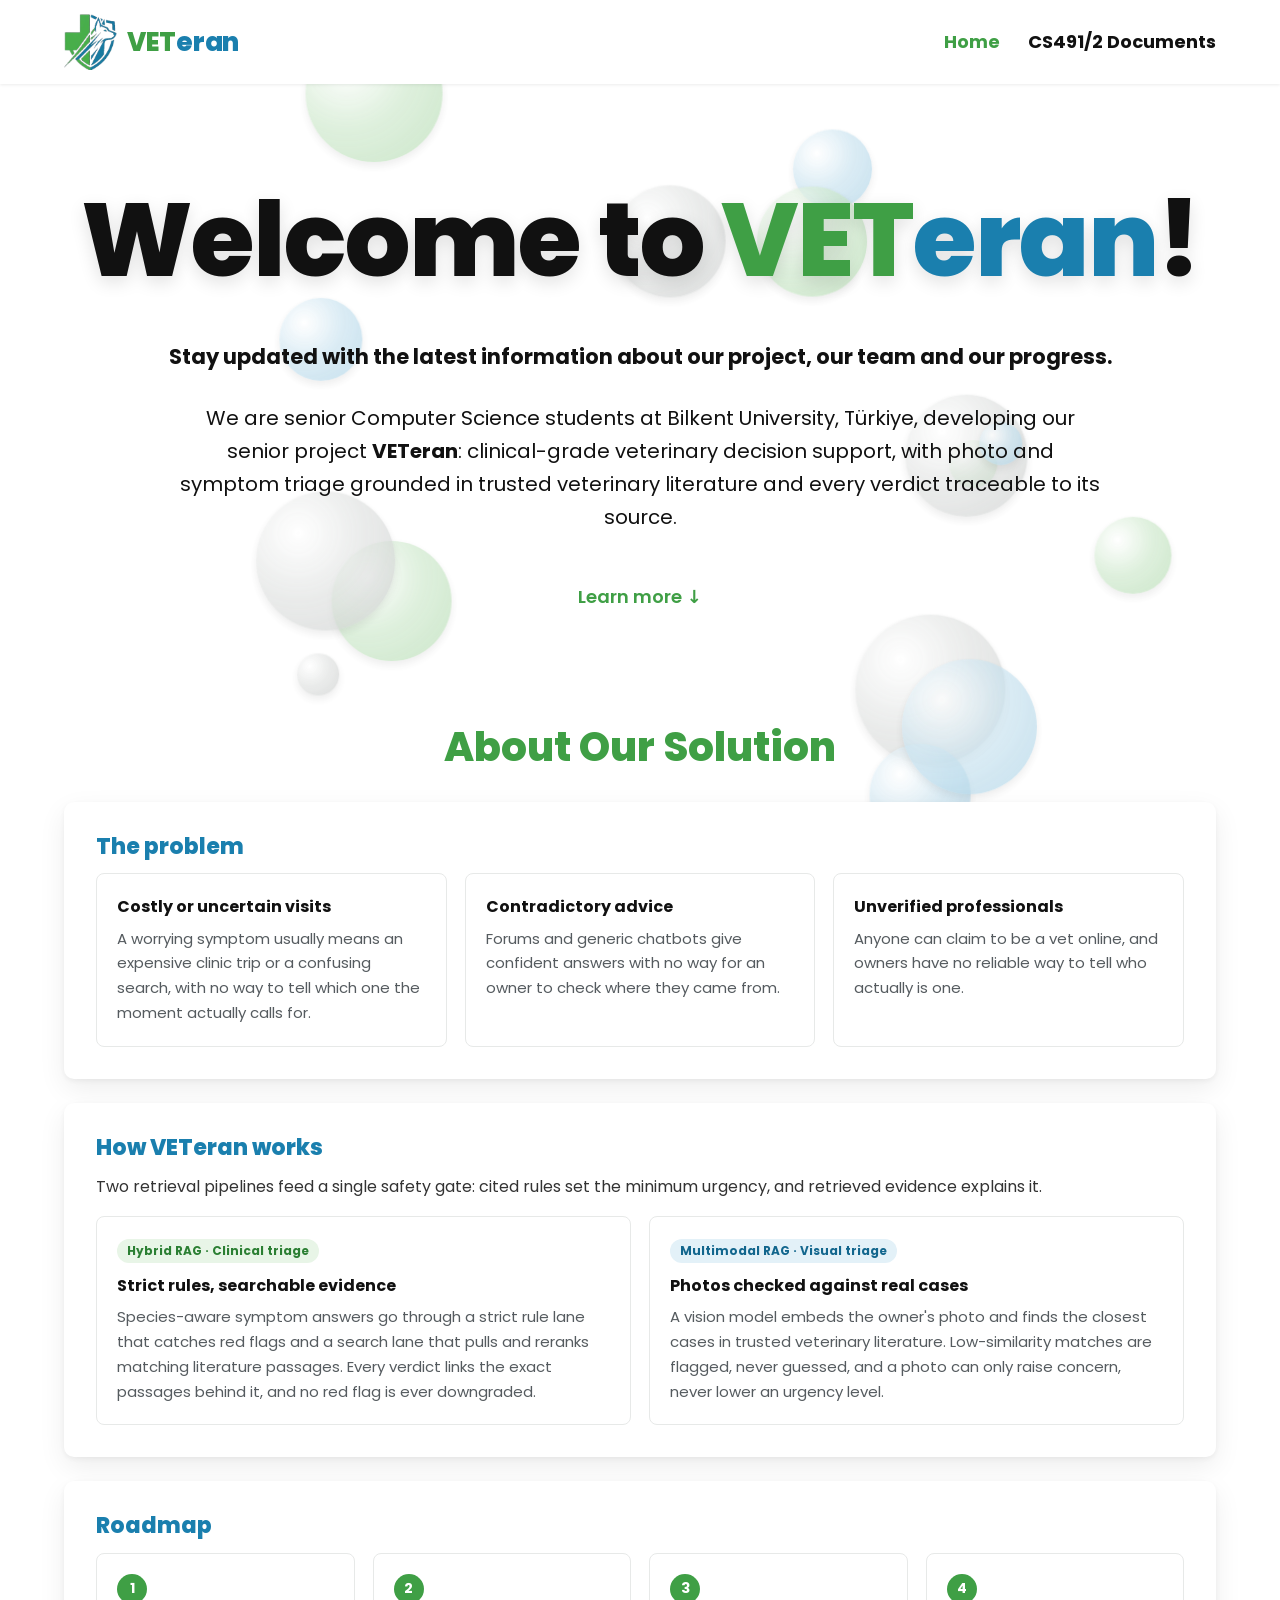
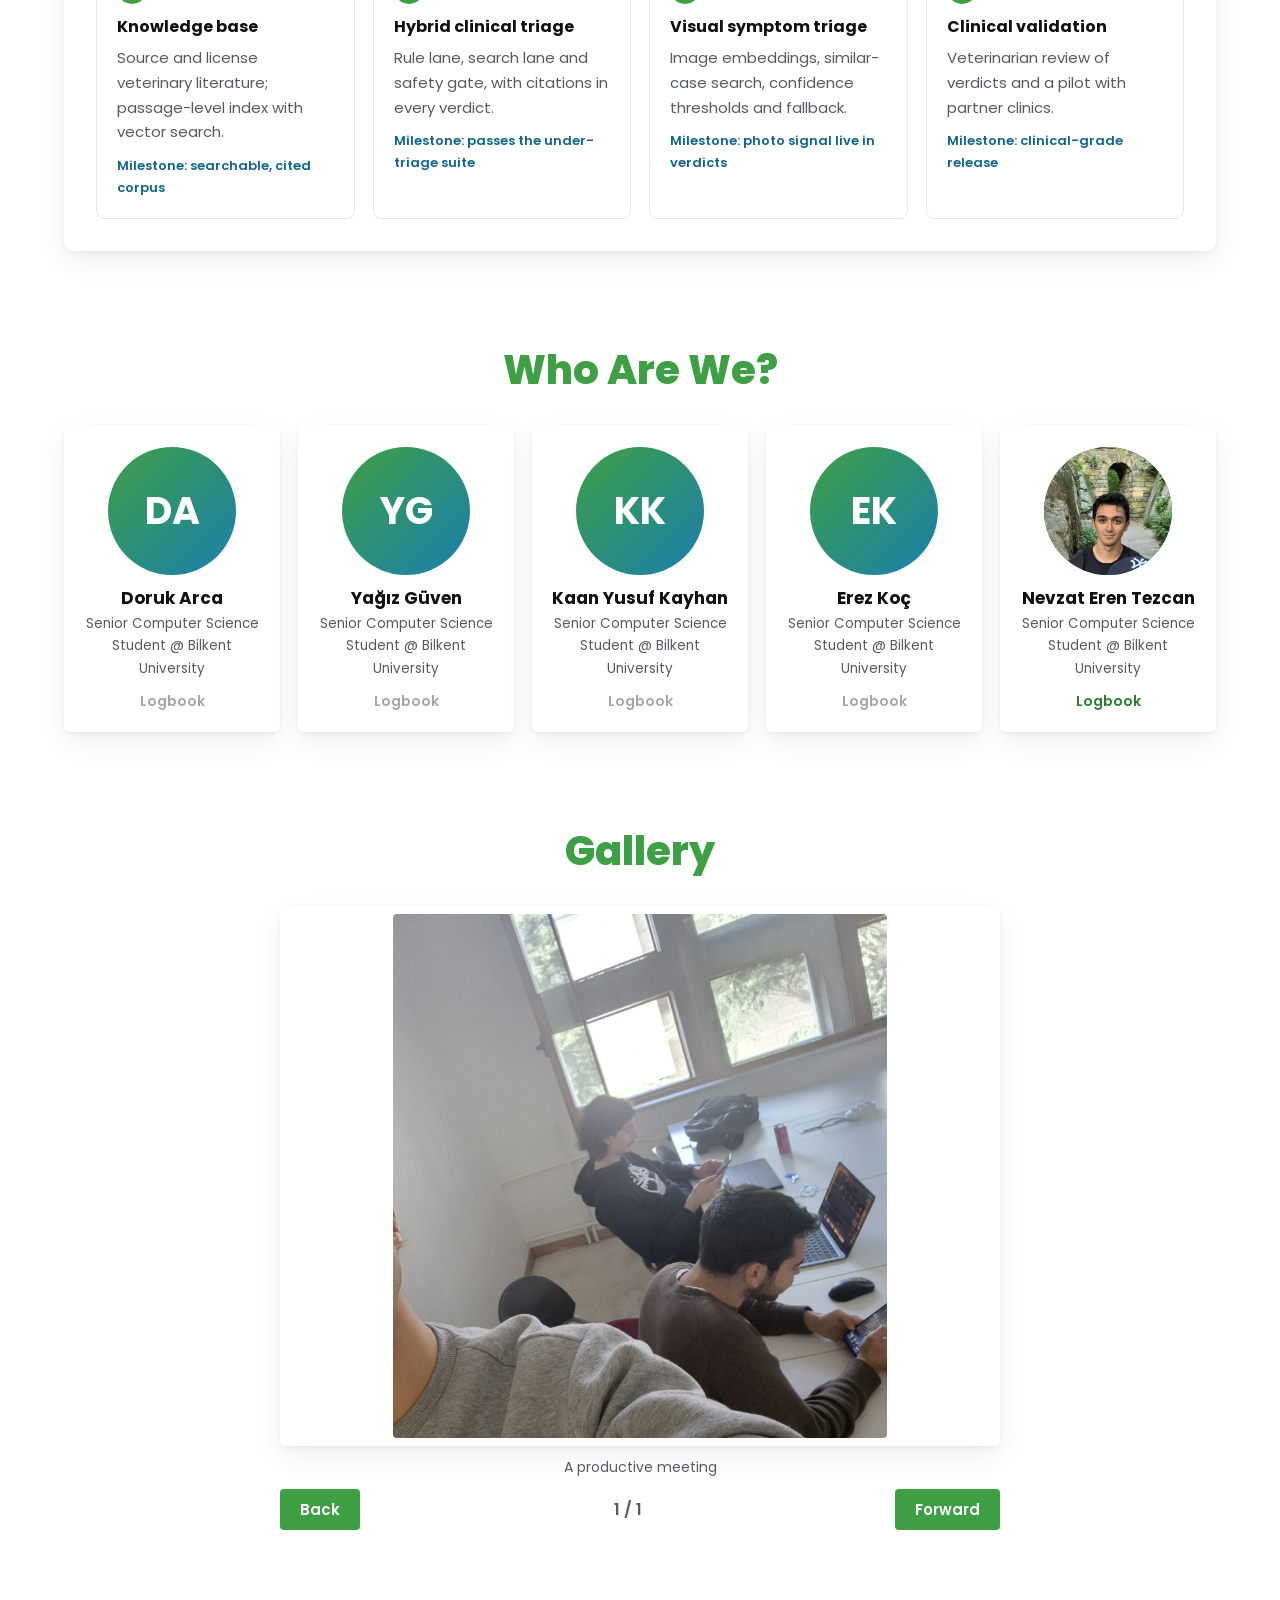
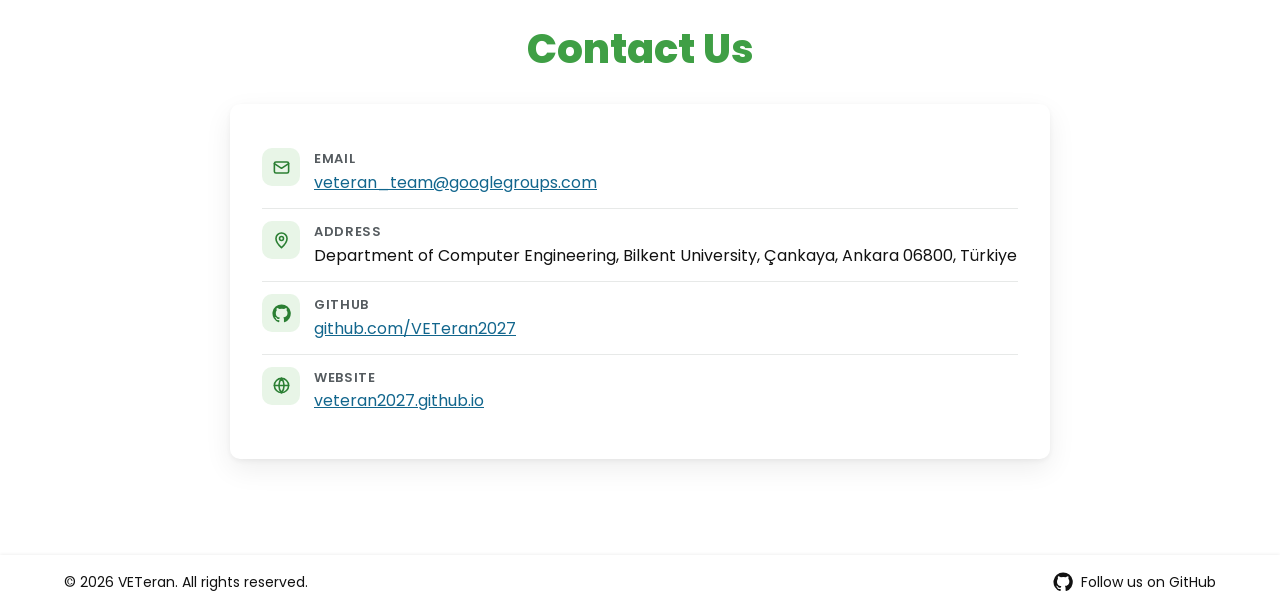
<file: index.html>
<!doctype html>
<html lang="en">
<head>
  <meta charset="utf-8">
  <meta name="viewport" content="width=device-width, initial-scale=1">
  <title>VETeran</title>
  <meta name="description" content="VETeran: clinical-grade veterinary decision support with photo and symptom triage grounded in trusted veterinary literature. Bilkent University CS 491/492 senior project.">
  <link rel="icon" href="assets/favicon.png">
  <link rel="preconnect" href="https://fonts.googleapis.com">
  <link rel="preconnect" href="https://fonts.gstatic.com" crossorigin>
  <link href="https://fonts.googleapis.com/css2?family=Poppins:wght@400;600;700;800&display=swap" rel="stylesheet">
  <link rel="stylesheet" href="style.css">
</head>
<body>

<div class="bubbles" aria-hidden="true"></div>

<nav class="nav">
  <div class="wrap">
    <a class="brand" href="index.html"><img src="assets/shield.png" alt=""><span><span class="vet">VET</span><span class="eran">eran</span></span></a>
    <ul class="tabs">
      <li><a href="index.html" aria-current="page">Home</a></li>
      <li><a href="documents.html">CS491/2 Documents</a></li>
    </ul>
  </div>
</nav>

<main>
  <!-- Welcome -->
  <section class="hero">
    <div class="wrap">
      <h1>Welcome to <span class="vet">VET</span><span class="eran">eran</span>!</h1>
      <p class="sub">Stay updated with the latest information about our project, our team and our progress.</p>
      <p class="intro">We are senior Computer Science students at Bilkent University, Türkiye, developing our senior project <strong>VETeran</strong>: clinical-grade veterinary decision support, with photo and symptom triage grounded in trusted veterinary literature and every verdict traceable to its source.</p>
      <a class="scroll-link" href="#about">Learn more <span>↓</span></a>
    </div>
  </section>

  <!-- About our solution -->
  <section class="section" id="about">
    <div class="wrap">
      <h2 class="section-title">About Our Solution</h2>

      <div class="panel">
        <h3>The problem</h3>
        <div class="grid grid-3">
          <div class="mini">
            <h4>Costly or uncertain visits</h4>
            <p>A worrying symptom usually means an expensive clinic trip or a confusing search, with no way to tell which one the moment actually calls for.</p>
          </div>
          <div class="mini">
            <h4>Contradictory advice</h4>
            <p>Forums and generic chatbots give confident answers with no way for an owner to check where they came from.</p>
          </div>
          <div class="mini">
            <h4>Unverified professionals</h4>
            <p>Anyone can claim to be a vet online, and owners have no reliable way to tell who actually is one.</p>
          </div>
        </div>
      </div>

      <div class="panel">
        <h3>How VETeran works</h3>
        <p>Two retrieval pipelines feed a single safety gate: cited rules set the minimum urgency, and retrieved evidence explains it.</p>
        <div class="grid grid-2" style="margin-top:16px">
          <div class="mini">
            <span class="k">Hybrid RAG · Clinical triage</span>
            <h4>Strict rules, searchable evidence</h4>
            <p>Species-aware symptom answers go through a strict rule lane that catches red flags and a search lane that pulls and reranks matching literature passages. Every verdict links the exact passages behind it, and no red flag is ever downgraded.</p>
          </div>
          <div class="mini">
            <span class="k blue">Multimodal RAG · Visual triage</span>
            <h4>Photos checked against real cases</h4>
            <p>A vision model embeds the owner's photo and finds the closest cases in trusted veterinary literature. Low-similarity matches are flagged, never guessed, and a photo can only raise concern, never lower an urgency level.</p>
          </div>
        </div>
      </div>

      <div class="panel">
        <h3>Roadmap</h3>
        <div class="grid grid-4">
          <div class="mini"><div class="phase-n">1</div><h4>Knowledge base</h4><p>Source and license veterinary literature; passage-level index with vector search.</p><div class="milestone">Milestone: searchable, cited corpus</div></div>
          <div class="mini"><div class="phase-n">2</div><h4>Hybrid clinical triage</h4><p>Rule lane, search lane and safety gate, with citations in every verdict.</p><div class="milestone">Milestone: passes the under-triage suite</div></div>
          <div class="mini"><div class="phase-n">3</div><h4>Visual symptom triage</h4><p>Image embeddings, similar-case search, confidence thresholds and fallback.</p><div class="milestone">Milestone: photo signal live in verdicts</div></div>
          <div class="mini"><div class="phase-n">4</div><h4>Clinical validation</h4><p>Veterinarian review of verdicts and a pilot with partner clinics.</p><div class="milestone">Milestone: clinical-grade release</div></div>
        </div>
      </div>
    </div>
  </section>

  <!-- Team (filled from content.js) -->
  <section class="section" id="team">
    <div class="wrap">
      <h2 class="section-title">Who Are We?</h2>
      <div class="team" id="team-grid"></div>
    </div>
  </section>

  <!-- Gallery (filled from content.js) -->
  <section class="section" id="gallery-section">
    <div class="wrap">
      <h2 class="section-title">Gallery</h2>
      <div class="gallery" id="gallery"></div>
    </div>
  </section>

  <!-- Contact (filled from content.js) -->
  <section class="section" id="contact">
    <div class="wrap">
      <h2 class="section-title">Contact Us</h2>
      <div class="panel contact" id="contact-list"></div>
    </div>
  </section>
</main>

<footer>
  <div class="wrap">
    <span>© 2026 VETeran. All rights reserved.</span>
    <a href="https://github.com/VETeran2027" target="_blank" rel="noopener"><svg viewBox="0 0 24 24" fill="currentColor"><path d="M12 .5a11.5 11.5 0 0 0-3.6 22.4c.6.1.8-.3.8-.6v-2c-3.2.7-3.9-1.5-3.9-1.5-.5-1.3-1.3-1.7-1.3-1.7-1-.7.1-.7.1-.7 1.2.1 1.8 1.2 1.8 1.2 1 1.8 2.8 1.3 3.5 1 .1-.8.4-1.3.7-1.6-2.6-.3-5.3-1.3-5.3-5.7 0-1.3.5-2.3 1.2-3.1-.1-.3-.5-1.5.1-3.1 0 0 1-.3 3.3 1.2a11.4 11.4 0 0 1 6 0C17.3 4.7 18.3 5 18.3 5c.6 1.6.2 2.8.1 3.1.8.8 1.2 1.8 1.2 3.1 0 4.4-2.7 5.4-5.3 5.7.4.4.8 1.1.8 2.2v3.2c0 .3.2.7.8.6A11.5 11.5 0 0 0 12 .5z"/></svg>Follow us on GitHub</a>
  </div>
</footer>

<script>
  /* Load the latest content.js (bypassing stale browser caches), then the site script. */
  (function () {
    var s = document.createElement("script");
    s.src = "content.js?v=" + Math.floor(Date.now() / 60000);
    s.onload = s.onerror = function () {
      var t = document.createElement("script"); t.src = "site.js"; document.body.appendChild(t);
    };
    document.body.appendChild(s);
  })();
</script>
</body>
</html>
</file>
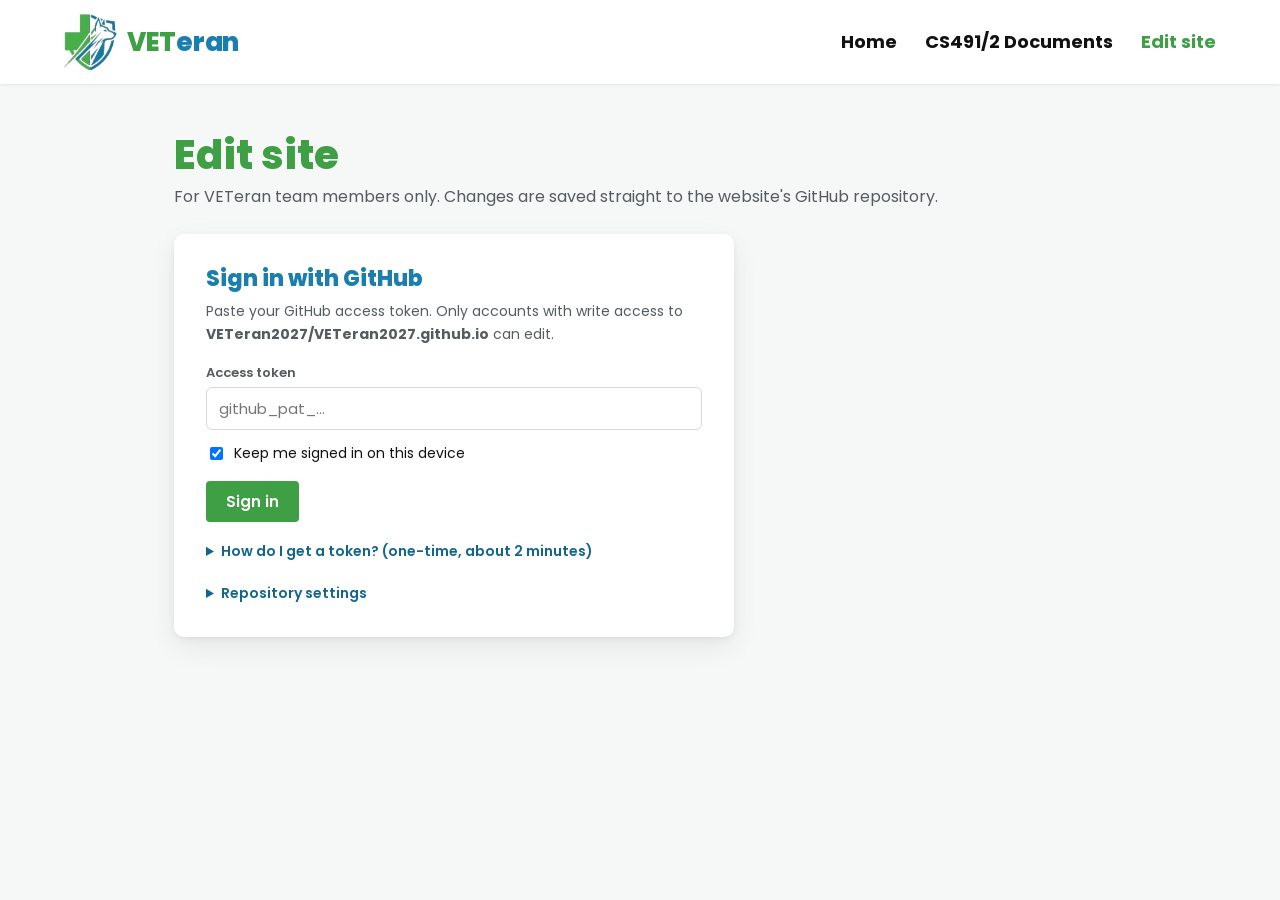
<file: admin.html>
<!doctype html>
<html lang="en">
<head>
  <meta charset="utf-8">
  <meta name="viewport" content="width=device-width, initial-scale=1">
  <meta name="robots" content="noindex, nofollow">
  <title>Edit site · VETeran</title>
  <link rel="icon" href="assets/favicon.png">
  <link rel="preconnect" href="https://fonts.googleapis.com">
  <link rel="preconnect" href="https://fonts.gstatic.com" crossorigin>
  <link href="https://fonts.googleapis.com/css2?family=Poppins:wght@400;600;700;800&display=swap" rel="stylesheet">
  <link rel="stylesheet" href="style.css">
  <style>
    body { background: #f6f8f7; }
    .admin-wrap { max-width: 980px; }
    .admin-title { text-align: left; font-size: clamp(30px, 4vw, 40px); padding: 48px 0 6px; }
    .admin-sub { color: var(--muted); margin: 0 0 24px; }
    .panel h3 { display: flex; align-items: center; justify-content: space-between; gap: 12px; flex-wrap: wrap; }
    .panel .note { color: var(--muted); font-size: 14px; margin: -6px 0 16px; }

    label.f { display: block; font-size: 13px; font-weight: 600; color: var(--muted); margin-bottom: 4px; }
    input[type=text], input[type=url], input[type=email], input[type=password] {
      width: 100%; font: 15px var(--font); color: var(--ink);
      padding: 9px 12px; border: 1px solid #d5dad8; border-radius: 6px; background: #fff;
    }
    input:focus { outline: 2px solid rgba(63, 159, 69, .35); border-color: var(--green); }
    .fields { display: grid; gap: 12px; grid-template-columns: 1fr 1fr; }
    .fields .full { grid-column: 1 / -1; }

    .sbtn {
      border: 1px solid #d5dad8; background: #fff; color: var(--ink); cursor: pointer;
      font: 600 13px var(--font); padding: 6px 11px; border-radius: 6px; white-space: nowrap;
    }
    .sbtn:hover { border-color: var(--green); color: var(--green-dark); }
    .sbtn.danger:hover { border-color: #c0392b; color: #c0392b; }
    .sbtn:disabled { opacity: .45; cursor: default; }
    .file-btn { position: relative; overflow: hidden; display: inline-block; }
    .file-btn input { position: absolute; inset: 0; opacity: 0; cursor: pointer; }
    .btn:disabled { opacity: .5; cursor: default; }

    .row { display: flex; gap: 14px; align-items: flex-start; padding: 14px 0; border-top: 1px solid var(--line); }
    .row:first-of-type { border-top: 0; }
    .row .grow { flex: 1; min-width: 0; }
    .row .tools { display: flex; gap: 6px; flex-wrap: wrap; margin-top: 8px; }
    .av { width: 76px; height: 76px; flex: none; border-radius: 50%; overflow: hidden; position: relative;
          background: linear-gradient(135deg, var(--green), var(--blue)); color: #fff; display: grid; place-items: center; font-weight: 700; font-size: 22px; }
    .av img { position: absolute; inset: 0; width: 100%; height: 100%; object-fit: cover; }

    .thumbs { display: grid; grid-template-columns: repeat(auto-fill, minmax(200px, 1fr)); gap: 14px; }
    .thumb { background: #fff; border: 1px solid var(--line); border-radius: 8px; overflow: hidden; }
    .thumb .img { aspect-ratio: 4 / 3; background: #eef1f0; display: grid; place-items: center; }
    .thumb .img img { width: 100%; height: 100%; object-fit: cover; }
    .thumb .body { padding: 10px; }
    .thumb .tools { display: flex; gap: 6px; margin-top: 8px; }

    .course-box { border: 1px solid var(--line); border-radius: 8px; padding: 14px 16px; margin-top: 14px; background: #fcfdfc; }
    .course-box .head { display: flex; gap: 10px; align-items: flex-end; }
    .doc-row { display: grid; grid-template-columns: 1fr 1.3fr auto; gap: 10px; align-items: end; padding: 12px 0; border-top: 1px dashed var(--line); }
    .doc-row:first-of-type { border-top: 0; }
    .doc-row .tools { display: flex; gap: 6px; flex-wrap: wrap; }
    .tag-pending { display: inline-block; font-size: 12px; font-weight: 600; color: #8a5a00; background: #fff4d6; padding: 1px 8px; border-radius: 999px; margin-top: 4px; }

    .signin { max-width: 560px; }
    .signin ol { padding-left: 20px; margin: 8px 0 0; font-size: 14px; color: #333; }
    .signin ol li { margin-bottom: 6px; }
    .signin details { margin-top: 18px; font-size: 14px; }
    .signin summary { cursor: pointer; font-weight: 600; color: var(--blue-dark); }
    .check { display: flex; gap: 8px; align-items: center; font-size: 14px; margin: 12px 0 16px; }
    .msg { margin-top: 12px; font-size: 14px; padding: 10px 12px; border-radius: 6px; }
    .msg.err { background: #fdecea; color: #a12a1f; }
    .msg.ok { background: #e8f5e7; color: var(--green-dark); }
    .msg.info { background: #e3f1f8; color: var(--blue-dark); }

    .whoami { display: flex; justify-content: space-between; align-items: center; gap: 12px; flex-wrap: wrap;
              background: #fff; border: 1px solid var(--line); border-radius: 8px; padding: 10px 14px; font-size: 14px; margin-bottom: 20px; }
    .savebar { position: sticky; bottom: 0; z-index: 20; background: #fff; border-top: 1px solid var(--line);
               box-shadow: 0 -4px 16px rgba(0,0,0,.06); margin-top: 32px; }
    .savebar .wrap { display: flex; align-items: center; justify-content: space-between; gap: 12px; padding-top: 12px; padding-bottom: 12px; }
    .savebar .status { font-size: 14px; color: var(--muted); }
    .savebar .status.dirty { color: #8a5a00; font-weight: 600; }

    @media (max-width: 760px) {
      .fields { grid-template-columns: 1fr; }
      .doc-row { grid-template-columns: 1fr; }
      .row { flex-direction: column; }
    }
  </style>
</head>
<body class="is-editor">

<nav class="nav">
  <div class="wrap">
    <a class="brand" href="index.html"><img src="assets/shield.png" alt=""><span><span class="vet">VET</span><span class="eran">eran</span></span></a>
    <ul class="tabs">
      <li><a href="index.html">Home</a></li>
      <li><a href="documents.html">CS491/2 Documents</a></li>
      <li><a href="admin.html" aria-current="page">Edit site</a></li>
    </ul>
  </div>
</nav>

<main>
  <div class="wrap admin-wrap">
    <h1 class="page-title admin-title">Edit site</h1>
    <p class="admin-sub">For VETeran team members only. Changes are saved straight to the website's GitHub repository.</p>
    <div id="app"><p class="admin-sub">Loading…</p></div>
  </div>
</main>

<div class="savebar" id="savebar" hidden>
  <div class="wrap admin-wrap">
    <span class="status" id="status">No unsaved changes</span>
    <span>
      <button class="sbtn" type="button" id="discard">Discard changes</button>
      <button class="btn" type="button" id="save">Save &amp; publish</button>
    </span>
  </div>
</div>

<script>
(function () {
  "use strict";

  /* ================= Config ================= */
  var DEFAULT_REPO = { owner: "VETeran2027", repo: "VETeran2027.github.io", branch: "main" };
  var API = "https://api.github.com";
  var CONTENT_PATH = "content.js";
  var MAX_PDF_MB = 25;
  var HEADER = "/*\n  VETeran website content.\n  The easiest way to change this is the Edit page (admin.html on the website).\n  If you edit by hand, keep it valid JSON: double quotes, and no comma after the last item in a list.\n*/\n";

  function store(kind) { try { var s = window[kind]; s.setItem("__t", "1"); s.removeItem("__t"); return s; } catch (e) { return null; } }
  var LS = store("localStorage"), SS = store("sessionStorage");
  function getItem(k) { return (SS && SS.getItem(k)) || (LS && LS.getItem(k)) || ""; }
  function clearItem(k) { try { SS && SS.removeItem(k); LS && LS.removeItem(k); } catch (e) {} }

  function detectRepo() {
    var saved = {};
    try { saved = JSON.parse(getItem("veteran-admin-repo") || "{}"); } catch (e) {}
    if (saved.owner && saved.repo) return { owner: saved.owner, repo: saved.repo, branch: saved.branch || "main" };
    var h = location.hostname;
    if (/\.github\.io$/i.test(h)) {
      var owner = h.split(".")[0];
      var seg = location.pathname.split("/").filter(Boolean)[0];
      if (seg && !/\.html?$/i.test(seg)) return { owner: owner, repo: seg, branch: "main" };
      return { owner: owner, repo: h, branch: "main" };
    }
    return DEFAULT_REPO;
  }
  var CFG = detectRepo();
  function R(path) { return "/repos/" + encodeURIComponent(CFG.owner) + "/" + encodeURIComponent(CFG.repo) + path; }

  /* ================= State ================= */
  var token = "", me = null;
  var data = null, contentSha = "", originalText = "";
  var uploads = {};    // path -> { b64 }
  var previews = {};   // path -> object URL (kept after save so new images still show)
  var deletes = {};    // path -> true
  var dirty = false, busy = false;
  var stamp = Date.now();

  /* ================= Helpers ================= */
  function esc(s) {
    return String(s == null ? "" : s).replace(/[&<>"']/g, function (c) {
      return { "&": "&amp;", "<": "&lt;", ">": "&gt;", '"': "&quot;", "'": "&#39;" }[c];
    });
  }
  function slug(s) {
    return String(s || "file").replace(/ı/g, "i").replace(/İ/g, "I").normalize("NFD").replace(/[̀-ͯ]/g, "")
      .toLowerCase().replace(/[^a-z0-9]+/g, "-").replace(/^-+|-+$/g, "").slice(0, 60) || "file";
  }
  function initials(name) {
    var p = String(name || "").trim().split(/\s+/);
    return ((p[0] || "")[0] || "") + (p.length > 1 ? p[p.length - 1][0] : "");
  }
  function b64ToUtf8(b64) {
    var bin = atob(b64.replace(/\s/g, "")), bytes = new Uint8Array(bin.length);
    for (var i = 0; i < bin.length; i++) bytes[i] = bin.charCodeAt(i);
    return new TextDecoder("utf-8").decode(bytes);
  }
  function blobToB64(blob) {
    return new Promise(function (res, rej) {
      var fr = new FileReader();
      fr.onload = function () { res(String(fr.result).split(",")[1]); };
      fr.onerror = function () { rej(new Error("Could not read the file.")); };
      fr.readAsDataURL(blob);
    });
  }
  function parseContent(text) {
    var a = text.indexOf("{"), b = text.lastIndexOf("}");
    if (a < 0 || b < a) throw new Error("content.js doesn't contain the expected data.");
    var d = JSON.parse(text.slice(a, b + 1));
    d.team = d.team || []; d.gallery = d.gallery || []; d.documents = d.documents || []; d.contact = d.contact || {};
    if (d.teamRole == null) d.teamRole = "";
    d.documents.forEach(function (c) { c.items = c.items || []; });
    return d;
  }
  function serialize() { return HEADER + "window.SITE = " + JSON.stringify(data, null, 2) + ";\n"; }
  function isLocal(p) { return p && !/^[a-z]+:/i.test(p) && !/^\/\//.test(p); }
  function managed(p) { return isLocal(p) && /^(assets\/team\/|assets\/gallery\/|docs\/)/.test(p); }
  function imgSrc(p) {
    if (!p) return "";
    if (previews[p]) return previews[p];
    return isLocal(p) ? p + "?v=" + stamp : p;
  }
  function referenced(p) {
    var hit = false;
    data.team.forEach(function (m) { if (m.photo === p) hit = true; });
    data.gallery.forEach(function (g) { if (g.src === p) hit = true; });
    data.documents.forEach(function (c) { c.items.forEach(function (d) { if (d.link === p) hit = true; }); });
    return hit;
  }
  function dropFile(p) {
    if (!managed(p) || referenced(p)) return;
    delete uploads[p];
    deletes[p] = true;
  }
  function addUpload(path, b64, blob) {
    uploads[path] = { b64: b64 };
    if (previews[path]) URL.revokeObjectURL(previews[path]);
    previews[path] = URL.createObjectURL(blob);
    delete deletes[path];
  }
  function uniquePath(base, ext) {
    var p = base + ext, n = 2;
    while (referenced(p) || uploads[p]) { p = base + "-" + n + ext; n++; }
    return p;
  }
  function getPath(obj, path) { return path.split(".").reduce(function (o, k) { return o == null ? o : o[k]; }, obj); }
  function setPath(obj, path, val) {
    var ks = path.split("."), last = ks.pop();
    getPath(obj, ks.join("."))[last] = val;
  }
  function move(arr, i, d) {
    var j = i + d; if (j < 0 || j >= arr.length) return;
    var t = arr[i]; arr[i] = arr[j]; arr[j] = t;
  }

  function processImage(file, mode) {
    return new Promise(function (res, rej) {
      var url = URL.createObjectURL(file), img = new Image();
      img.onload = function () {
        var w = img.naturalWidth, h = img.naturalHeight, c = document.createElement("canvas"), ctx = c.getContext("2d");
        if (mode === "avatar") {
          var s = Math.min(w, h), S = Math.min(480, s);
          c.width = c.height = S;
          ctx.fillStyle = "#fff"; ctx.fillRect(0, 0, S, S);
          ctx.drawImage(img, (w - s) / 2, (h - s) / 2, s, s, 0, 0, S, S);
        } else {
          var k = Math.min(1, 1600 / Math.max(w, h));
          c.width = Math.round(w * k); c.height = Math.round(h * k);
          ctx.fillStyle = "#fff"; ctx.fillRect(0, 0, c.width, c.height);
          ctx.drawImage(img, 0, 0, c.width, c.height);
        }
        URL.revokeObjectURL(url);
        c.toBlob(function (b) { b ? res(b) : rej(new Error("Could not process the image.")); }, "image/jpeg", 0.85);
      };
      img.onerror = function () { URL.revokeObjectURL(url); rej(new Error("\"" + file.name + "\" couldn't be read as an image. Use a JPG or PNG.")); };
      img.src = url;
    });
  }

  /* ================= GitHub API ================= */
  function gh(path, opts) {
    opts = opts || {};
    var headers = { "Accept": "application/vnd.github+json", "X-GitHub-Api-Version": "2022-11-28", "Authorization": "Bearer " + token };
    if (opts.body) headers["Content-Type"] = "application/json";
    return fetch(API + path, { method: opts.method || "GET", headers: headers, body: opts.body ? JSON.stringify(opts.body) : undefined, cache: "no-store" })
      .then(function (r) {
        if (r.ok) return r.status === 204 ? null : r.json();
        return r.json().catch(function () { return {}; }).then(function (j) {
          var e = new Error(j.message || ("HTTP " + r.status)); e.status = r.status; throw e;
        });
      });
  }
  function friendly(e, phase) {
    if (e.code === "conflict") return e.message;
    if (e.status === 401) return "GitHub rejected the token. It may be mistyped, revoked or expired. Create a new one and sign in again.";
    if (e.status === 404) return "This token can't see the repository " + CFG.owner + "/" + CFG.repo + ". When creating the token, choose the VETeran2027 organization as the resource owner and give it access to this repository.";
    if (e.status === 403) return phase === "save"
      ? "GitHub refused the save. The token needs the \"Contents: Read and write\" permission on this repository, and your account needs write access to it. (" + e.message + ")"
      : "GitHub refused the request: " + e.message;
    if (e.status === 409 || e.status === 422) return "Someone else saved changes at the same moment. Reload the page and redo your edit.";
    if (e instanceof TypeError) return "Couldn't reach GitHub. Check your internet connection.";
    return e.message || String(e);
  }

  function signIn(tok, remember) {
    token = tok.trim();
    return gh("/user").then(function (u) {
      me = u;
      return gh(R(""));
    }).then(function (repo) {
      if (!repo.permissions || !repo.permissions.push) {
        var e = new Error("Your GitHub account (@" + me.login + ") doesn't have write access to " + CFG.owner + "/" + CFG.repo + ". Only team members with write access can edit the site.");
        e.code = "conflict"; throw e;
      }
      CFG.branch = CFG.branch || repo.default_branch || "main";
      try {
        clearItem("veteran-admin-token");
        (remember ? LS : SS) && (remember ? LS : SS).setItem("veteran-admin-token", token);
      } catch (e) {}
      return loadContent();
    });
  }
  function loadContent() {
    return gh(R("/contents/" + CONTENT_PATH + "?ref=" + encodeURIComponent(CFG.branch))).then(function (f) {
      originalText = b64ToUtf8(f.content);
      contentSha = f.sha;
      data = parseContent(originalText);
      uploads = {}; deletes = {}; dirty = false; stamp = Date.now();
    });
  }

  function save() {
    if (busy || !dirty) return;
    busy = true; setStatus("Saving…", "");
    var headSha, baseTree, existing = {}, entries = [], text = serialize();
    return gh(R("/git/ref/heads/" + encodeURIComponent(CFG.branch))).then(function (ref) {
      headSha = ref.object.sha;
      return gh(R("/git/commits/" + headSha));
    }).then(function (c) {
      baseTree = c.tree.sha;
      return gh(R("/git/trees/" + baseTree + "?recursive=1"));
    }).then(function (t) {
      t.tree.forEach(function (e) { existing[e.path] = e.sha; });
      if (existing[CONTENT_PATH] && existing[CONTENT_PATH] !== contentSha) {
        var e = new Error("The site content was changed by someone else since you opened this page. Copy anything you typed, reload the page, and redo your edit.");
        e.code = "conflict"; throw e;
      }
      var paths = Object.keys(uploads), i = 0;
      function next() {
        if (i >= paths.length) return Promise.resolve();
        var p = paths[i++];
        setStatus("Uploading " + i + " of " + paths.length + "…", "");
        return gh(R("/git/blobs"), { method: "POST", body: { content: uploads[p].b64, encoding: "base64" } }).then(function (b) {
          entries.push({ path: p, mode: "100644", type: "blob", sha: b.sha });
          return next();
        });
      }
      return next();
    }).then(function () {
      return gh(R("/git/blobs"), { method: "POST", body: { content: text, encoding: "utf-8" } });
    }).then(function (b) {
      entries.push({ path: CONTENT_PATH, mode: "100644", type: "blob", sha: b.sha });
      Object.keys(deletes).forEach(function (p) {
        if (existing[p] && !uploads[p]) entries.push({ path: p, mode: "100644", type: "blob", sha: null });
      });
      return gh(R("/git/trees"), { method: "POST", body: { base_tree: baseTree, tree: entries } });
    }).then(function (tree) {
      return gh(R("/git/commits"), { method: "POST", body: { message: "Update site content from the Edit page", tree: tree.sha, parents: [headSha] } });
    }).then(function (commit) {
      return gh(R("/git/refs/heads/" + encodeURIComponent(CFG.branch)), { method: "PATCH", body: { sha: commit.sha } });
    }).then(function () {
      return gh(R("/contents/" + CONTENT_PATH + "?ref=" + encodeURIComponent(CFG.branch)));
    }).then(function (f) {
      contentSha = f.sha; originalText = b64ToUtf8(f.content);
      uploads = {}; deletes = {}; dirty = false; busy = false;
      setStatus("Saved ✓ The website updates in about a minute.", "ok");
      render();
    }).catch(function (e) {
      busy = false;
      setStatus(friendly(e, "save"), "err");
      updateBar();
    });
  }

  /* ================= Rendering ================= */
  var app = document.getElementById("app");
  var bar = document.getElementById("savebar"), statusEl = document.getElementById("status");
  var lastMsg = null;

  function setStatus(text, kind) {
    lastMsg = { text: text, kind: kind };
    statusEl.textContent = text;
    statusEl.className = "status" + (kind === "dirty" ? " dirty" : "");
    statusEl.style.color = kind === "err" ? "#a12a1f" : kind === "ok" ? "var(--green-dark)" : "";
    updateBar();
  }
  function updateBar() {
    document.getElementById("save").disabled = busy || !dirty;
    document.getElementById("discard").disabled = busy || !dirty;
  }
  function markDirty() {
    if (!dirty) { dirty = true; }
    setStatus("You have unsaved changes", "dirty");
  }

  function renderSignIn(errMsg) {
    bar.hidden = true;
    app.innerHTML =
      '<div class="panel signin">' +
        '<h3>Sign in with GitHub</h3>' +
        '<p class="note">Paste your GitHub access token. Only accounts with write access to <b>' + esc(CFG.owner + "/" + CFG.repo) + '</b> can edit.</p>' +
        '<form id="signin-form">' +
          '<label class="f" for="tok">Access token</label>' +
          '<input type="password" id="tok" autocomplete="off" spellcheck="false" placeholder="github_pat_…" required>' +
          '<label class="check"><input type="checkbox" id="remember" checked> Keep me signed in on this device</label>' +
          '<button class="btn" type="submit" id="signin-btn">Sign in</button>' +
        '</form>' +
        (errMsg ? '<div class="msg err">' + esc(errMsg) + '</div>' : '') +
        '<details><summary>How do I get a token? (one-time, about 2 minutes)</summary><ol>' +
          '<li>On GitHub, open <b>Settings → Developer settings → Personal access tokens → Fine-grained tokens</b>, then <b>Generate new token</b>.</li>' +
          '<li><b>Resource owner:</b> choose <b>' + esc(CFG.owner) + '</b> (the organization, not your own account).</li>' +
          '<li><b>Expiration:</b> pick a custom date at the end of the project.</li>' +
          '<li><b>Repository access:</b> Only select repositories → <b>' + esc(CFG.repo) + '</b>.</li>' +
          '<li><b>Permissions → Repository permissions → Contents:</b> Read and write. Leave everything else as is.</li>' +
          '<li>Generate, copy the token, and paste it above. Treat it like a password; never put it in the repository.</li>' +
        '</ol></details>' +
        '<details><summary>Repository settings</summary>' +
          '<div class="fields" style="margin-top:10px">' +
            '<div><label class="f">Owner</label><input type="text" id="cfg-owner" value="' + esc(CFG.owner) + '"></div>' +
            '<div><label class="f">Repository</label><input type="text" id="cfg-repo" value="' + esc(CFG.repo) + '"></div>' +
            '<div><label class="f">Branch</label><input type="text" id="cfg-branch" value="' + esc(CFG.branch) + '"></div>' +
          '</div>' +
        '</details>' +
      '</div>';

    document.getElementById("signin-form").onsubmit = function (ev) {
      ev.preventDefault();
      var o = document.getElementById("cfg-owner").value.trim(), r = document.getElementById("cfg-repo").value.trim(), b = document.getElementById("cfg-branch").value.trim() || "main";
      if (o && r && (o !== CFG.owner || r !== CFG.repo || b !== CFG.branch)) {
        CFG = { owner: o, repo: r, branch: b };
        try { LS && LS.setItem("veteran-admin-repo", JSON.stringify(CFG)); } catch (e) {}
      }
      var btn = document.getElementById("signin-btn");
      btn.disabled = true; btn.textContent = "Checking…";
      signIn(document.getElementById("tok").value, document.getElementById("remember").checked)
        .then(render)
        .catch(function (e) { token = ""; renderSignIn(friendly(e, "signin")); });
    };
  }

  function teamHtml() {
    var rows = data.team.map(function (m, i) {
      var src = imgSrc(m.photo);
      return '<div class="row">' +
        '<div class="av">' + esc(initials(m.name)) + (src ? '<img src="' + esc(src) + '" alt="" onerror="this.remove()">' : '') + '</div>' +
        '<div class="grow">' +
          '<div class="fields">' +
            '<div><label class="f">Name</label><input type="text" data-bind="team.' + i + '.name" value="' + esc(m.name) + '"></div>' +
            '<div><label class="f">Logbook link (Google Doc)</label><input type="url" data-bind="team.' + i + '.logbook" value="' + esc(m.logbook) + '" placeholder="https://docs.google.com/document/d/…"></div>' +
          '</div>' +
          (uploads[m.photo] ? '<span class="tag-pending">New photo, not saved yet</span>' : '') +
          '<div class="tools">' +
            '<span class="sbtn file-btn">' + (m.photo ? 'Change photo' : 'Add photo') + '<input type="file" accept="image/*" data-file="team-photo" data-i="' + i + '"></span>' +
            (m.photo ? '<button class="sbtn" type="button" data-act="team-nophoto" data-i="' + i + '">Remove photo</button>' : '') +
            '<button class="sbtn" type="button" data-act="team-up" data-i="' + i + '"' + (i === 0 ? ' disabled' : '') + '>↑</button>' +
            '<button class="sbtn" type="button" data-act="team-down" data-i="' + i + '"' + (i === data.team.length - 1 ? ' disabled' : '') + '>↓</button>' +
            '<button class="sbtn danger" type="button" data-act="team-del" data-i="' + i + '">Remove member</button>' +
          '</div>' +
        '</div></div>';
    }).join("");
    return '<div class="panel"><h3>Team<button class="sbtn" type="button" data-act="team-add">+ Add member</button></h3>' +
      '<p class="note">Photos are cropped to a square automatically. Set each logbook\'s sharing to "Anyone with the link can view".</p>' +
      '<div style="max-width:520px;margin-bottom:8px"><label class="f">Role line under every name</label><input type="text" data-bind="teamRole" value="' + esc(data.teamRole) + '"></div>' +
      rows + '</div>';
  }

  function galleryHtml() {
    var items = data.gallery.map(function (g, i) {
      return '<div class="thumb">' +
        '<div class="img"><img src="' + esc(imgSrc(g.src)) + '" alt=""></div>' +
        '<div class="body">' +
          '<label class="f">Caption (optional)</label><input type="text" data-bind="gallery.' + i + '.caption" value="' + esc(g.caption) + '">' +
          (uploads[g.src] ? '<span class="tag-pending">Not saved yet</span>' : '') +
          '<div class="tools">' +
            '<button class="sbtn" type="button" data-act="gal-up" data-i="' + i + '"' + (i === 0 ? ' disabled' : '') + ' title="Move earlier">←</button>' +
            '<button class="sbtn" type="button" data-act="gal-down" data-i="' + i + '"' + (i === data.gallery.length - 1 ? ' disabled' : '') + ' title="Move later">→</button>' +
            '<button class="sbtn danger" type="button" data-act="gal-del" data-i="' + i + '">Remove</button>' +
          '</div>' +
        '</div></div>';
    }).join("");
    return '<div class="panel"><h3>Gallery<span class="sbtn file-btn">+ Add photos<input type="file" accept="image/*" multiple data-file="gallery-add"></span></h3>' +
      '<p class="note">Photos are resized automatically, so phone pictures are fine. You can select several at once.</p>' +
      (items ? '<div class="thumbs">' + items + '</div>' : '<p class="note">No photos yet.</p>') + '</div>';
  }

  function docsHtml() {
    var courses = data.documents.map(function (c, ci) {
      var rows = c.items.map(function (d, di) {
        var base = "documents." + ci + ".items." + di;
        return '<div class="doc-row">' +
          '<div><label class="f">Title</label><input type="text" data-bind="' + base + '.title" value="' + esc(d.title) + '"></div>' +
          '<div><label class="f">Link (upload a PDF, or paste a Drive/Canva link)</label><input type="text" data-bind="' + base + '.link" value="' + esc(d.link) + '" placeholder="Empty = shows as Coming soon">' +
            (uploads[d.link] ? '<span class="tag-pending">PDF not saved yet</span>' : '') + '</div>' +
          '<div class="tools">' +
            '<span class="sbtn file-btn">Upload PDF<input type="file" accept="application/pdf,.pdf" data-file="doc-pdf" data-ci="' + ci + '" data-di="' + di + '"></span>' +
            '<button class="sbtn" type="button" data-act="doc-up" data-ci="' + ci + '" data-di="' + di + '"' + (di === 0 ? ' disabled' : '') + '>↑</button>' +
            '<button class="sbtn" type="button" data-act="doc-down" data-ci="' + ci + '" data-di="' + di + '"' + (di === c.items.length - 1 ? ' disabled' : '') + '>↓</button>' +
            '<button class="sbtn danger" type="button" data-act="doc-del" data-ci="' + ci + '" data-di="' + di + '">Remove</button>' +
          '</div></div>';
      }).join("");
      return '<div class="course-box">' +
        '<div class="head"><div style="flex:1"><label class="f">Section heading</label><input type="text" data-bind="documents.' + ci + '.course" value="' + esc(c.course) + '"></div>' +
        '<button class="sbtn danger" type="button" data-act="course-del" data-ci="' + ci + '">Remove section</button></div>' +
        rows +
        '<div style="margin-top:10px"><button class="sbtn" type="button" data-act="doc-add" data-ci="' + ci + '">+ Add document</button></div>' +
      '</div>';
    }).join("");
    return '<div class="panel"><h3>CS491/2 Documents<button class="sbtn" type="button" data-act="course-add">+ Add section</button></h3>' +
      '<p class="note">Uploaded PDFs open in the viewer on the Documents page. Other links open in a new tab.</p>' + courses + '</div>';
  }

  function contactHtml() {
    var c = data.contact;
    return '<div class="panel"><h3>Contact</h3><div class="fields">' +
      '<div><label class="f">Email</label><input type="email" data-bind="contact.email" value="' + esc(c.email) + '"></div>' +
      '<div><label class="f">GitHub</label><input type="url" data-bind="contact.github" value="' + esc(c.github) + '"></div>' +
      '<div class="full"><label class="f">Address</label><input type="text" data-bind="contact.address" value="' + esc(c.address) + '"></div>' +
      '<div><label class="f">Website</label><input type="url" data-bind="contact.website" value="' + esc(c.website) + '"></div>' +
    '</div></div>';
  }

  function render() {
    if (!token || !data) return renderSignIn();
    var y = window.scrollY;
    app.innerHTML =
      '<div class="whoami"><span>Signed in as <b>@' + esc(me.login) + '</b> · editing <b>' + esc(CFG.owner + "/" + CFG.repo) + '</b></span>' +
      '<span><a href="index.html" target="_blank">View site ↗</a> &nbsp; <button class="sbtn" type="button" data-act="signout">Sign out</button></span></div>' +
      teamHtml() + galleryHtml() + docsHtml() + contactHtml();
    bar.hidden = false;
    if (lastMsg && (lastMsg.kind === "ok" || lastMsg.kind === "err")) setStatus(lastMsg.text, lastMsg.kind);
    else if (dirty) setStatus("You have unsaved changes", "dirty");
    else setStatus("No unsaved changes", "");
    window.scrollTo(0, y);
  }

  /* ================= Events ================= */
  app.addEventListener("input", function (e) {
    var b = e.target.getAttribute("data-bind");
    if (!b) return;
    setPath(data, b, e.target.value);
    lastMsg = null; markDirty();
  });

  app.addEventListener("click", function (e) {
    var t = e.target.closest("[data-act]");
    if (!t || t.disabled) return;
    var act = t.getAttribute("data-act"), i = +t.getAttribute("data-i"), ci = +t.getAttribute("data-ci"), di = +t.getAttribute("data-di");
    var old;
    switch (act) {
      case "signout":
        if (dirty && !window.confirm("You have unsaved changes. Sign out anyway?")) return;
        clearItem("veteran-admin-token"); token = ""; me = null; data = null; dirty = false; lastMsg = null;
        return renderSignIn();
      case "team-add": data.team.push({ name: "New member", photo: "", logbook: "" }); break;
      case "team-del":
        if (!window.confirm("Remove " + (data.team[i].name || "this member") + " from the team?")) return;
        old = data.team.splice(i, 1)[0].photo; dropFile(old); break;
      case "team-up": move(data.team, i, -1); break;
      case "team-down": move(data.team, i, 1); break;
      case "team-nophoto": old = data.team[i].photo; data.team[i].photo = ""; dropFile(old); break;
      case "gal-up": move(data.gallery, i, -1); break;
      case "gal-down": move(data.gallery, i, 1); break;
      case "gal-del": old = data.gallery.splice(i, 1)[0].src; dropFile(old); break;
      case "doc-add": data.documents[ci].items.push({ title: "New document", link: "" }); break;
      case "doc-up": move(data.documents[ci].items, di, -1); break;
      case "doc-down": move(data.documents[ci].items, di, 1); break;
      case "doc-del":
        old = data.documents[ci].items.splice(di, 1)[0].link; dropFile(old); break;
      case "course-add": data.documents.push({ course: "New section", items: [] }); break;
      case "course-del":
        if (!window.confirm("Remove the whole \"" + data.documents[ci].course + "\" section and its documents?")) return;
        data.documents.splice(ci, 1)[0].items.forEach(function (d) { dropFile(d.link); }); break;
      default: return;
    }
    lastMsg = null; markDirty(); render();
  });

  app.addEventListener("change", function (e) {
    var kind = e.target.getAttribute("data-file");
    if (!kind) return;
    var files = Array.prototype.slice.call(e.target.files || []);
    if (!files.length) return;
    var i = +e.target.getAttribute("data-i"), ci = +e.target.getAttribute("data-ci"), di = +e.target.getAttribute("data-di");
    setStatus("Preparing " + (files.length > 1 ? files.length + " files" : "file") + "…", "");
    var job;

    if (kind === "team-photo") {
      var m = data.team[i];
      job = processImage(files[0], "avatar").then(function (blob) {
        return blobToB64(blob).then(function (b64) {
          var path = "assets/team/" + slug(m.name) + ".jpg", old = m.photo;
          m.photo = path;
          if (old && old !== path) dropFile(old);
          addUpload(path, b64, blob);
        });
      });
    } else if (kind === "gallery-add") {
      job = files.reduce(function (p, f) {
        return p.then(function () {
          return processImage(f, "photo").then(function (blob) {
            return blobToB64(blob).then(function (b64) {
              var path = uniquePath("assets/gallery/" + new Date().toISOString().slice(0, 10) + "-" + slug(f.name.replace(/\.[^.]+$/, "")), ".jpg");
              data.gallery.push({ src: path, caption: "" });
              addUpload(path, b64, blob);
            });
          });
        });
      }, Promise.resolve());
    } else if (kind === "doc-pdf") {
      var f = files[0], d = data.documents[ci].items[di];
      if (!/\.pdf$/i.test(f.name) && f.type !== "application/pdf") job = Promise.reject(new Error("Please choose a PDF file."));
      else if (f.size > MAX_PDF_MB * 1024 * 1024) job = Promise.reject(new Error("That PDF is over " + MAX_PDF_MB + " MB. Compress it, or upload it to Google Drive and paste the link instead."));
      else job = blobToB64(f).then(function (b64) {
        var old = d.link;
        var path = "docs/" + slug(data.documents[ci].course.replace(/documents?/i, "") + "-" + d.title) + ".pdf";
        d.link = path;
        if (old && old !== path) dropFile(old);
        uploads[path] = { b64: b64 }; delete deletes[path];
      });
    }
    job.then(function () { lastMsg = null; markDirty(); render(); })
       .catch(function (err) { setStatus(err.message || String(err), "err"); render(); });
    e.target.value = "";
  });

  document.getElementById("save").onclick = save;
  document.getElementById("discard").onclick = function () {
    if (!window.confirm("Discard all unsaved changes?")) return;
    data = parseContent(originalText); uploads = {}; deletes = {}; dirty = false; lastMsg = null; render();
  };
  window.addEventListener("beforeunload", function (e) { if (dirty) { e.preventDefault(); e.returnValue = ""; } });

  /* ================= Start ================= */
  var savedTok = getItem("veteran-admin-token");
  if (savedTok) {
    signIn(savedTok, !!(LS && LS.getItem("veteran-admin-token"))).then(render).catch(function (e) {
      token = ""; clearItem("veteran-admin-token"); renderSignIn(friendly(e, "signin"));
    });
  } else {
    renderSignIn();
  }
})();
</script>
</body>
</html>
</file>
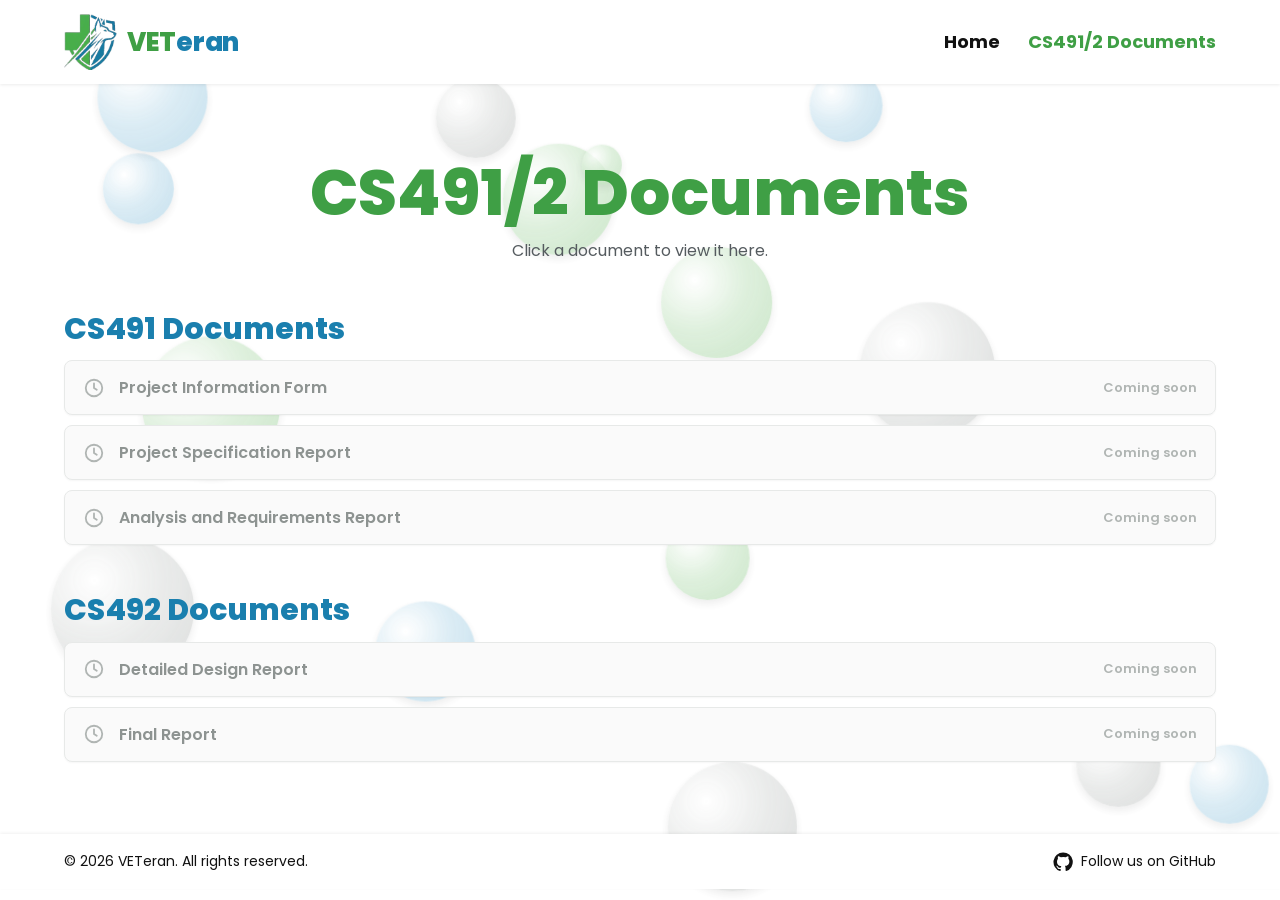
<file: documents.html>
<!doctype html>
<html lang="en">
<head>
  <meta charset="utf-8">
  <meta name="viewport" content="width=device-width, initial-scale=1">
  <title>CS491/2 Documents · VETeran</title>
  <meta name="description" content="Reports and deliverables for the VETeran senior project (CS 491/492, Bilkent University).">
  <link rel="icon" href="assets/favicon.png">
  <link rel="preconnect" href="https://fonts.googleapis.com">
  <link rel="preconnect" href="https://fonts.gstatic.com" crossorigin>
  <link href="https://fonts.googleapis.com/css2?family=Poppins:wght@400;600;700;800&display=swap" rel="stylesheet">
  <link rel="stylesheet" href="style.css">
</head>
<body>

<div class="bubbles" aria-hidden="true"></div>

<nav class="nav">
  <div class="wrap">
    <a class="brand" href="index.html"><img src="assets/shield.png" alt=""><span><span class="vet">VET</span><span class="eran">eran</span></span></a>
    <ul class="tabs">
      <li><a href="index.html">Home</a></li>
      <li><a href="documents.html" aria-current="page">CS491/2 Documents</a></li>
    </ul>
  </div>
</nav>

<main>
  <div class="wrap">
    <h1 class="page-title">CS491/2 Documents</h1>
    <p class="page-sub">Click a document to view it here.</p>
    <div id="courses">
      <noscript><p class="page-sub">Please enable JavaScript to see the document list.</p></noscript>
    </div>
  </div>
</main>

<footer>
  <div class="wrap">
    <span>© 2026 VETeran. All rights reserved.</span>
    <a href="https://github.com/VETeran2027" target="_blank" rel="noopener"><svg viewBox="0 0 24 24" fill="currentColor"><path d="M12 .5a11.5 11.5 0 0 0-3.6 22.4c.6.1.8-.3.8-.6v-2c-3.2.7-3.9-1.5-3.9-1.5-.5-1.3-1.3-1.7-1.3-1.7-1-.7.1-.7.1-.7 1.2.1 1.8 1.2 1.8 1.2 1 1.8 2.8 1.3 3.5 1 .1-.8.4-1.3.7-1.6-2.6-.3-5.3-1.3-5.3-5.7 0-1.3.5-2.3 1.2-3.1-.1-.3-.5-1.5.1-3.1 0 0 1-.3 3.3 1.2a11.4 11.4 0 0 1 6 0C17.3 4.7 18.3 5 18.3 5c.6 1.6.2 2.8.1 3.1.8.8 1.2 1.8 1.2 3.1 0 4.4-2.7 5.4-5.3 5.7.4.4.8 1.1.8 2.2v3.2c0 .3.2.7.8.6A11.5 11.5 0 0 0 12 .5z"/></svg>Follow us on GitHub</a>
  </div>
</footer>

<script>
  /* Load the latest content.js (bypassing stale browser caches), then the site script. */
  (function () {
    var s = document.createElement("script");
    s.src = "content.js?v=" + Math.floor(Date.now() / 60000);
    s.onload = s.onerror = function () {
      var t = document.createElement("script"); t.src = "site.js"; document.body.appendChild(t);
    };
    document.body.appendChild(s);
  })();
</script>
</body>
</html>
</file>
<file: style.css>
/* ---------- Tokens (colors from the VETeran logo) ---------- */
:root {
  --green: #3f9f45;        /* logo green, for large text and fills */
  --green-dark: #2b7f33;   /* green for small text on white */
  --blue: #1a7fae;         /* logo blue */
  --blue-dark: #12668d;
  --hover: #8fd08a;        /* light tint for nav hover, like the reference's peach */
  --ink: #111111;
  --muted: #555b5f;
  --line: #e7e9e8;
  --card: #ffffff;
  --shadow: 0 2px 6px rgba(0, 0, 0, .06), 0 10px 28px rgba(0, 0, 0, .07);
  --max: 1200px;
  --nav-h: 84px;
  --font: "Poppins", system-ui, -apple-system, "Segoe UI", sans-serif;
}

* { box-sizing: border-box; }
html { scroll-behavior: smooth; scroll-padding-top: calc(var(--nav-h) + 16px); }
body {
  margin: 0;
  background: #fff;
  color: var(--ink);
  font-family: var(--font);
  font-size: 16px;
  line-height: 1.65;
  -webkit-font-smoothing: antialiased;
}
img { max-width: 100%; display: block; }
a { color: var(--green-dark); }
h1, h2, h3 { margin: 0; line-height: 1.15; }

.wrap { position: relative; z-index: 1; max-width: var(--max); margin: 0 auto; padding: 0 24px; }

/* ---------- Floating bubbles background ---------- */
.bubbles { position: fixed; inset: 0; z-index: 0; overflow: hidden; pointer-events: none; }
.bubble {
  position: absolute; top: 0; left: 0;
  border-radius: 50%;
  will-change: transform;
  box-shadow: 0 4px 10px rgba(0, 0, 0, .10);
  opacity: .75;
}

/* ---------- Navbar ---------- */
.nav {
  position: fixed; top: 0; left: 0; right: 0; z-index: 50;
  height: var(--nav-h);
  background: #fff;
  box-shadow: 0 1px 3px rgba(0, 0, 0, .08);
}
.nav .wrap {
  height: 100%;
  display: flex; align-items: center; justify-content: space-between; gap: 16px;
}
.brand {
  display: flex; align-items: center; gap: 10px; text-decoration: none;
  font-size: 26px; font-weight: 800; letter-spacing: -.01em;
}
.brand img { height: 56px; width: auto; }
.vet { color: var(--green); }
.eran { color: var(--blue); }
.tabs { display: flex; gap: 28px; list-style: none; margin: 0; padding: 0; }
.tabs a {
  color: var(--ink); text-decoration: none;
  font-size: 18px; font-weight: 700;
  transition: color .2s;
  white-space: nowrap;
}
.tabs a:hover { color: var(--hover); }
.tabs a[aria-current="page"] { color: var(--green); }

main { padding-top: var(--nav-h); }

/* ---------- Hero ---------- */
.hero { text-align: center; padding: 96px 0 40px; }
.hero h1 {
  font-size: clamp(42px, 8.5vw, 104px);
  font-weight: 800; letter-spacing: -.02em;
  text-shadow: 0 6px 18px rgba(0, 0, 0, .12);
}
.hero .sub { font-size: clamp(17px, 2vw, 21px); font-weight: 700; margin: 40px auto 0; max-width: 46em; }
.hero .intro { font-size: clamp(17px, 2vw, 20px); margin: 28px auto 0; max-width: 46em; }
.hero .intro strong { font-weight: 700; }
.scroll-link {
  display: inline-block; margin-top: 48px;
  color: var(--green); font-size: 18px; font-weight: 600; text-decoration: none;
}
.scroll-link:hover { font-weight: 800; }
.scroll-link span { display: inline-block; animation: nudge 1.8s ease-in-out infinite; }
@keyframes nudge { 0%, 100% { transform: translateY(0); } 50% { transform: translateY(5px); } }

/* ---------- Sections ---------- */
.section { padding: 72px 0 24px; }
.section-title {
  text-align: center;
  font-size: clamp(28px, 4vw, 40px); font-weight: 800;
  color: var(--green); margin-bottom: 32px;
}
.panel {
  background: var(--card);
  border-radius: 10px;
  box-shadow: var(--shadow);
  padding: 32px;
}
.panel + .panel { margin-top: 24px; }
.panel h3 { font-size: 22px; font-weight: 800; color: var(--blue); margin-bottom: 14px; }
.panel > p { margin: 0 0 8px; color: #333; }

.grid { display: grid; gap: 18px; }
.grid-3 { grid-template-columns: repeat(3, 1fr); }
.grid-2 { grid-template-columns: repeat(2, 1fr); }
.grid-4 { grid-template-columns: repeat(4, 1fr); }

.mini {
  border: 1px solid var(--line); border-radius: 8px;
  padding: 20px; background: #fff;
}
.mini h4 { margin: 0 0 6px; font-size: 16px; font-weight: 700; }
.mini p { margin: 0; color: var(--muted); font-size: 15px; }
.mini .k {
  display: inline-block; font-size: 12px; font-weight: 700;
  padding: 2px 10px; border-radius: 999px; margin-bottom: 10px;
  background: #e8f5e7; color: var(--green-dark);
}
.mini .k.blue { background: #e3f1f8; color: var(--blue-dark); }
.phase-n {
  width: 30px; height: 30px; border-radius: 50%;
  display: grid; place-items: center; margin-bottom: 10px;
  background: var(--green); color: #fff; font-weight: 700; font-size: 14px;
}
.milestone { margin-top: 10px; font-size: 13px; font-weight: 600; color: var(--blue-dark); }

/* ---------- Team ---------- */
.team { display: grid; grid-template-columns: repeat(5, 1fr); gap: 18px; }
.member {
  background: var(--card); border-radius: 6px; box-shadow: var(--shadow);
  text-align: center; padding: 22px 14px 18px;
  transition: transform .2s;
}
.member:hover { transform: scale(1.05); }
.avatar {
  position: relative; width: 128px; height: 128px; margin: 0 auto 12px;
  border-radius: 50%; overflow: hidden;
  background: linear-gradient(135deg, var(--green), var(--blue));
  color: #fff; font-size: 38px; font-weight: 700;
  display: grid; place-items: center;
}
.avatar img { position: absolute; inset: 0; width: 100%; height: 100%; object-fit: cover; }
.member .name { font-weight: 700; font-size: 17px; line-height: 1.3; }
.member .role { font-size: 13.5px; color: var(--muted); margin-top: 4px; }
.logbook {
  display: inline-block; margin-top: 10px;
  color: var(--green-dark); font-size: 14px; font-weight: 600; text-decoration: none;
}
.logbook:hover { font-weight: 800; text-decoration: underline; }
.logbook.off { color: #a3a8a6; pointer-events: none; }

/* ---------- Gallery ---------- */
.gallery { max-width: 720px; margin: 0 auto; }
.frame {
  background: #fff; border-radius: 6px; box-shadow: var(--shadow);
  padding: 8px; aspect-ratio: 4 / 3;
  display: flex; align-items: center; justify-content: center; overflow: hidden;
}
.frame img { max-width: 100%; max-height: 100%; object-fit: contain; border-radius: 4px; transition: opacity .25s; }
.frame img.fading { opacity: 0; }
.caption { text-align: center; color: var(--muted); font-size: 14px; min-height: 1.6em; margin-top: 10px; }
.gallery-controls { display: flex; justify-content: space-between; align-items: center; margin-top: 10px; }
.btn {
  border: 0; cursor: pointer;
  background: var(--green); color: #fff;
  font: 600 15px var(--font);
  padding: 9px 20px; border-radius: 4px;
  transition: background .2s;
}
.btn:hover { background: var(--green-dark); }
.counter { font-weight: 600; color: var(--muted); }

/* ---------- Contact ---------- */
.contact { max-width: 820px; margin: 0 auto; }
.contact-row { display: flex; gap: 14px; align-items: flex-start; padding: 12px 0; border-bottom: 1px solid var(--line); }
.contact-row:last-child { border-bottom: 0; }
.contact-row .ico {
  flex: none; width: 38px; height: 38px; border-radius: 10px;
  display: grid; place-items: center; background: #e8f5e7; color: var(--green-dark);
}
.contact-row .ico svg { width: 19px; height: 19px; }
.contact-row strong { display: block; font-size: 13px; color: var(--muted); font-weight: 600; text-transform: uppercase; letter-spacing: .05em; }
.contact-row a, .contact-row span { color: var(--ink); word-break: break-word; }
.contact-row a { color: var(--blue-dark); }

/* ---------- Documents page ---------- */
.page-title {
  text-align: center;
  font-size: clamp(38px, 6vw, 64px); font-weight: 800; color: var(--green);
  padding: 72px 0 8px;
}
.page-sub { text-align: center; color: var(--muted); margin: 0 0 24px; }
.course { margin-top: 48px; }
.course h2 { font-size: clamp(24px, 3vw, 30px); font-weight: 800; color: var(--blue); margin-bottom: 14px; }
.doc-list { list-style: none; margin: 0; padding: 0; display: grid; gap: 10px; }
.doc {
  display: flex; align-items: center; gap: 14px;
  width: 100%; text-align: left;
  background: #fff; border: 1px solid var(--line); border-radius: 8px;
  padding: 14px 18px; box-shadow: 0 1px 2px rgba(0, 0, 0, .04);
  font: 600 16px var(--font); color: var(--ink); text-decoration: none; cursor: pointer;
  transition: border-color .2s, transform .2s;
}
.doc:hover { border-color: var(--green); transform: translateX(3px); }
.doc[aria-expanded="true"] { border-color: var(--green); background: #f3faf2; }
.doc .ico { flex: none; color: var(--green-dark); display: grid; }
.doc .ico svg { width: 22px; height: 22px; }
.doc .t { flex: 1; }
.doc .hint { font-size: 13px; font-weight: 600; color: var(--blue-dark); white-space: nowrap; }
.doc.off { cursor: default; color: #8d9391; background: #fafafa; }
.doc.off:hover { border-color: var(--line); transform: none; }
.doc.off .ico, .doc.off .hint { color: #b0b5b3; }
.viewer { margin-top: 14px; }
.viewer iframe { width: 100%; height: 640px; border: 1px solid var(--line); border-radius: 8px; background: #fff; }
.viewer-bar { display: flex; justify-content: space-between; align-items: center; gap: 12px; margin-bottom: 8px; font-size: 14px; }
.viewer-bar a { font-weight: 600; color: var(--blue-dark); }
.viewer-bar button { background: none; border: 0; cursor: pointer; font: 600 14px var(--font); color: var(--muted); }

/* ---------- Footer ---------- */
footer { position: relative; z-index: 1; margin-top: 72px; background: #fff; box-shadow: 0 -1px 3px rgba(0, 0, 0, .06); }
footer .wrap { display: flex; justify-content: space-between; align-items: center; flex-wrap: wrap; gap: 10px; padding-top: 16px; padding-bottom: 16px; font-size: 14px; }
footer a { color: var(--ink); text-decoration: none; display: inline-flex; align-items: center; gap: 8px; }
footer a:hover { font-weight: 700; }
footer svg { width: 20px; height: 20px; }

/* ---------- Responsive ---------- */
@media (max-width: 1024px) {
  .team { grid-template-columns: repeat(3, 1fr); }
  .grid-4 { grid-template-columns: repeat(2, 1fr); }
}
@media (max-width: 760px) {
  :root { --nav-h: 68px; }
  .wrap { padding: 0 16px; }
  .brand { font-size: 21px; gap: 8px; }
  .brand img { height: 42px; }
  .tabs { gap: 16px; }
  .tabs a { font-size: 15px; }
  .hero { padding: 56px 0 24px; }
  .hero .sub { margin-top: 24px; }
  .grid-3, .grid-2, .grid-4 { grid-template-columns: 1fr; }
  .team { grid-template-columns: repeat(2, 1fr); gap: 12px; }
  .avatar { width: 96px; height: 96px; font-size: 30px; }
  .panel { padding: 22px 18px; }
  .section { padding-top: 56px; }
  .viewer iframe { height: 480px; }
  .doc .hint { display: none; }
}
@media (max-width: 400px) {
  .brand span { display: none; }
}
@media (prefers-reduced-motion: reduce) {
  html { scroll-behavior: auto; }
  .scroll-link span { animation: none; }
  .member, .doc { transition: none; }
}


/* Signed-in team members get a third tab; hide the wordmark earlier so it fits */
@media (max-width: 560px) {
  body.is-editor .brand span { display: none; }
}
</file>
